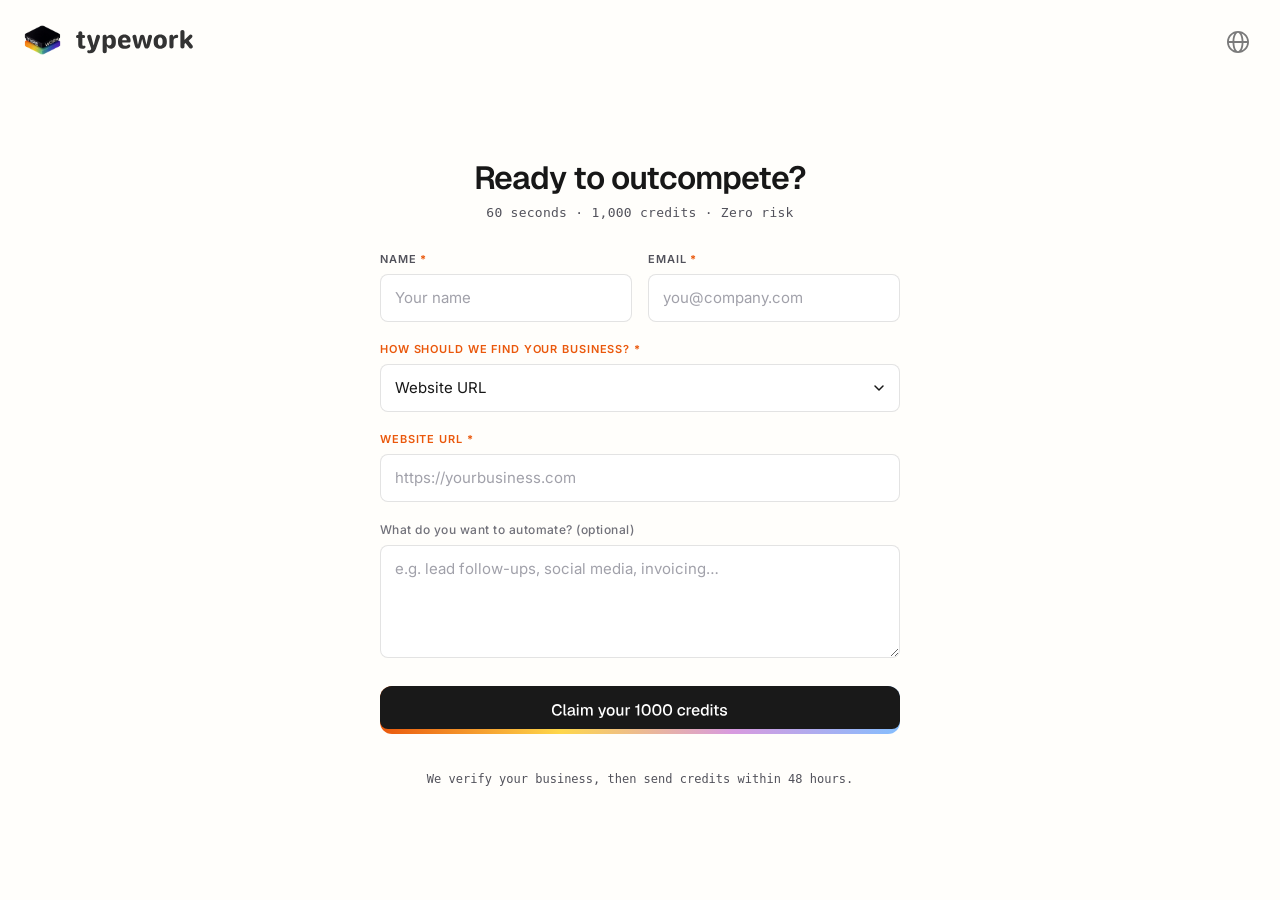
<file: early-access.html>
<!DOCTYPE html>
<html lang="en">
  <head>
    <meta charset="UTF-8" />
    <meta name="viewport" content="width=device-width, initial-scale=1.0" />
    <meta name="color-scheme" content="light" />
    <title>Claim your credits — typework</title>
    <link rel="preconnect" href="https://fonts.googleapis.com" />
    <link rel="preconnect" href="https://fonts.gstatic.com" crossorigin />
    <link
      href="https://fonts.googleapis.com/css2?family=Geist:wght@400;500;600;700&family=Inter:wght@400;500;600;700&display=swap"
      rel="stylesheet"
    />
    <link rel="stylesheet" href="./typework-tokens.css" />
    <link rel="stylesheet" href="./typework-early-access.css" />
  </head>
  <body class="tw-page tw-page--early-access">
    <div class="tw-ea">
      <header class="tw-ea__header">
        <a class="tw-ea__brand" href="./index.html">
          <img
            class="tw-ea__brand-mark"
            src="./Square%20Transparent%201.png"
            width="44"
            height="44"
            alt=""
          />
          <img
            class="tw-ea__brand-text"
            src="./typework字体.svg"
            alt="typework"
            width="107"
            height="22"
            decoding="async"
          />
        </a>
        <button
          type="button"
          class="tw-ea__lang"
          data-tw-ea-lang-toggle
          aria-label="Switch language"
        >
          <span class="tw-ea__lang-icon" aria-hidden="true"></span>
          <span class="tw-visually-hidden" data-tw-ea-lang-label>Switch language</span>
        </button>
      </header>
      <main class="tw-ea__main" id="main">
        <div class="tw-ea__panel">
          <h1 class="tw-ea__title" data-tw-ea-msg="heroTitle">Ready to outcompete?</h1>
          <p class="tw-ea__subtitle" data-tw-ea-msg="heroSubtitle">60 seconds · 1,000 credits · Zero risk</p>

          <div class="tw-ea__form-wrap" data-tw-ea-form-wrap>
            <form class="tw-ea__form" data-tw-ea-form action="#" method="post" novalidate>
              <div class="tw-ea__row">
                <div class="tw-ea__field">
                  <label class="tw-ea__label" for="tw-ea-name"
                    ><span data-tw-ea-msg="labelName">Name</span>
                    <span class="tw-ea__req" aria-hidden="true">*</span></label
                  >
                  <input
                    id="tw-ea-name"
                    class="tw-ea__input"
                    name="name"
                    type="text"
                    autocomplete="name"
                    placeholder="Your name"
                    required
                  />
                </div>
                <div class="tw-ea__field">
                  <label class="tw-ea__label" for="tw-ea-email"
                    ><span data-tw-ea-msg="labelEmail">Email</span>
                    <span class="tw-ea__req" aria-hidden="true">*</span></label
                  >
                  <input
                    id="tw-ea-email"
                    class="tw-ea__input"
                    name="email"
                    type="email"
                    autocomplete="email"
                    placeholder="you@company.com"
                    required
                  />
                </div>
              </div>

              <div class="tw-ea__field">
                <label class="tw-ea__label tw-ea__label--accent" for="tw-ea-source"
                  ><span data-tw-ea-msg="labelSource">How should we find your business?</span>
                  <span class="tw-ea__req" aria-hidden="true">*</span></label
                >
                <select id="tw-ea-source" class="tw-ea__select" name="source" required data-tw-ea-source>
                  <option value="website" data-tw-ea-opt="optWebsite">Website URL</option>
                  <option value="instagram" data-tw-ea-opt="optInstagram">Instagram profile</option>
                  <option value="linkedin" data-tw-ea-opt="optLinkedin">LinkedIn profile</option>
                  <option value="profile" data-tw-ea-opt="optProfile">Any business profile</option>
                </select>
              </div>

              <div class="tw-ea__field">
                <label class="tw-ea__label tw-ea__label--accent" for="tw-ea-url"
                  ><span data-tw-ea-url-label>Website URL</span>
                  <span class="tw-ea__req" aria-hidden="true">*</span></label
                >
                <input
                  id="tw-ea-url"
                  class="tw-ea__input"
                  name="url"
                  type="text"
                  inputmode="url"
                  autocomplete="url"
                  placeholder="https://yourbusiness.com"
                  required
                  data-tw-ea-url
                />
              </div>

              <div class="tw-ea__field">
                <label class="tw-ea__label tw-ea__label--optional" for="tw-ea-automate"
                  ><span data-tw-ea-msg="labelAutomate">What do you want to automate? (optional)</span></label
                >
                <textarea
                  id="tw-ea-automate"
                  class="tw-ea__textarea"
                  name="automate"
                  rows="4"
                  placeholder="e.g. lead follow-ups, social media, invoicing…"
                ></textarea>
              </div>

              <button
                class="tw-ea__submit"
                type="submit"
                data-tw-ea-submit
                aria-label="Claim your 1000 credits"
              >
                <img
                  class="tw-ea__submit-img"
                  src="./claim.svg"
                  alt=""
                  width="520"
                  height="48"
                  decoding="async"
                />
              </button>
              <p class="tw-ea__footer-note" data-tw-ea-msg="footerNote">
                We verify your business, then send credits within 48 hours.
              </p>
            </form>
          </div>

          <div class="tw-ea__success" data-tw-ea-success role="status" aria-live="polite">
            <h2 class="tw-ea__success-title" data-tw-ea-msg="successTitle">You’re on the list</h2>
            <p data-tw-ea-msg="successBody">Thanks — we’ll verify your business and email you within 48 hours.</p>
          </div>
        </div>
      </main>
    </div>
    <script src="./typework-early-access.js" defer></script>
  </body>
</html>
</file>
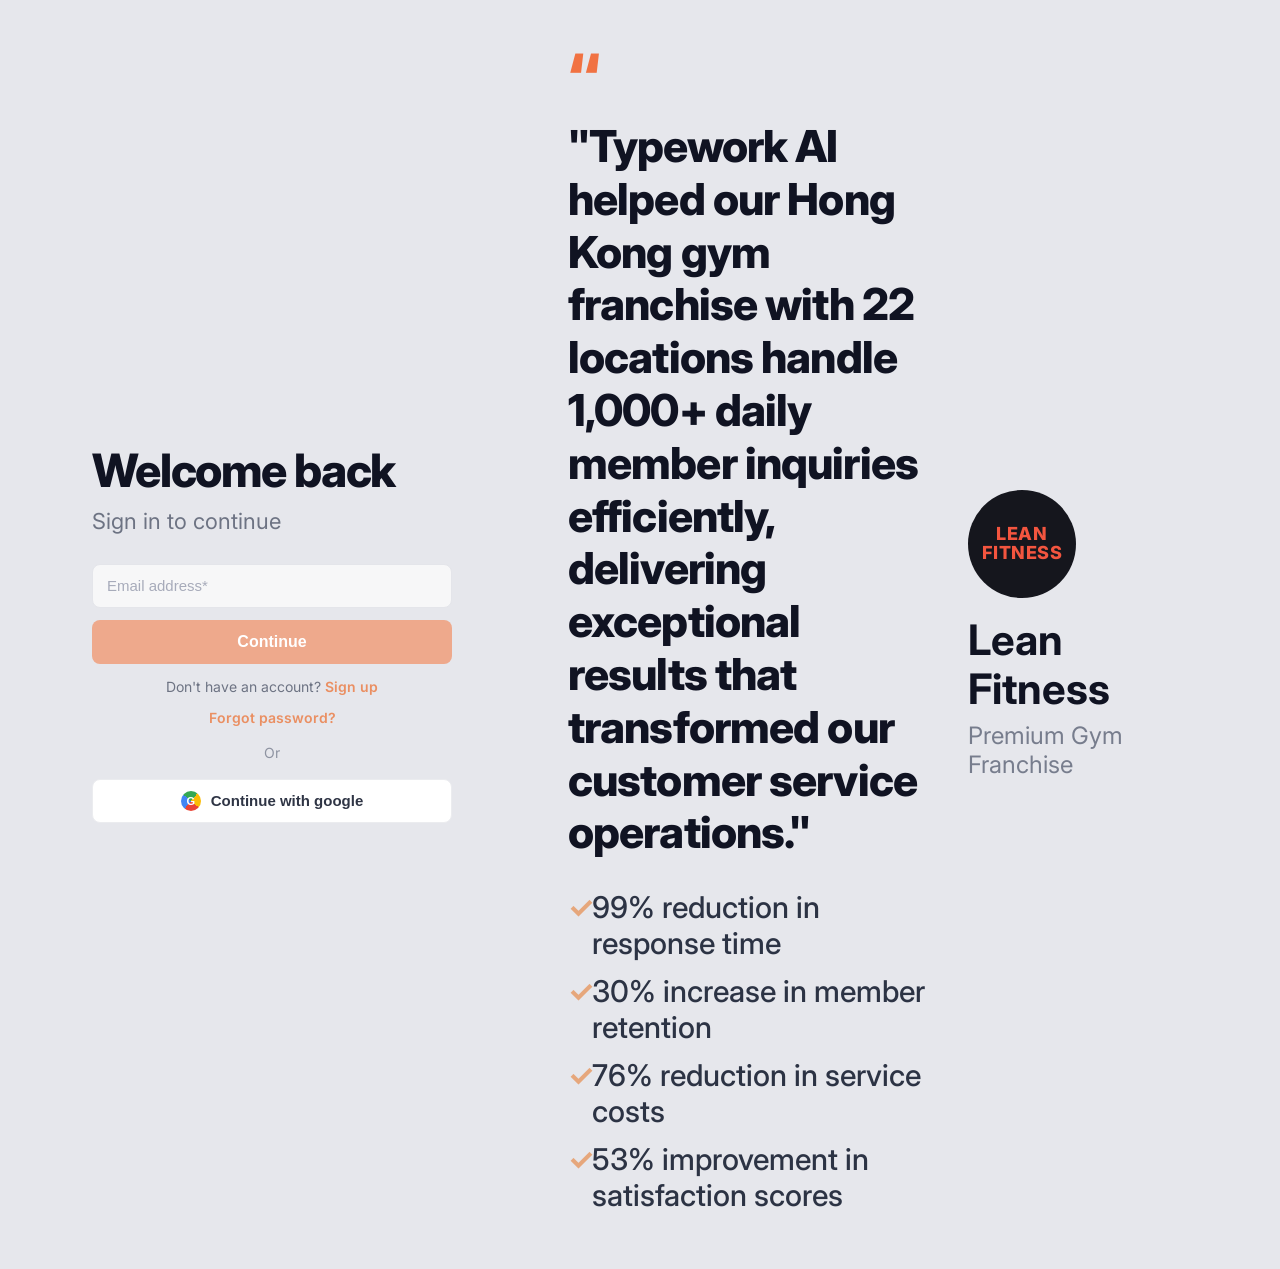
<file: login.html>
<!DOCTYPE html>
<html lang="en">
  <head>
    <meta charset="UTF-8" />
    <meta name="viewport" content="width=device-width, initial-scale=1.0" />
    <title>Typework - Login</title>
    <link rel="preconnect" href="https://fonts.googleapis.com" />
    <link rel="preconnect" href="https://fonts.gstatic.com" crossorigin />
    <link
      href="https://fonts.googleapis.com/css2?family=Inter:wght@400;500;600;700;800&display=swap"
      rel="stylesheet"
    />
    <link rel="stylesheet" href="./login.css" />
  </head>
  <body class="tw-login-page">
    <main class="tw-login">
      <section class="tw-login__left" aria-labelledby="tw-login-title">
        <div class="tw-login-card">
          <h1 id="tw-login-title" class="tw-login-card__title">Welcome back</h1>
          <p class="tw-login-card__subtitle">Sign in to continue</p>

          <form class="tw-login-form" action="#" method="post">
            <label class="tw-login-form__label" for="email">Email address*</label>
            <input
              id="email"
              class="tw-login-form__input"
              name="email"
              type="email"
              autocomplete="email"
              placeholder="Email address*"
              required
            />
            <button type="submit" class="tw-login-form__submit">Continue</button>
          </form>

          <p class="tw-login-card__meta">
            Don't have an account?
            <a href="#">Sign up</a>
          </p>
          <p class="tw-login-card__meta">
            <a href="#">Forgot password?</a>
          </p>

          <div class="tw-login-card__divider">
            <span>Or</span>
          </div>

          <button type="button" class="tw-login-google">
            <span class="tw-login-google__mark" aria-hidden="true">G</span>
            <span>Continue with google</span>
          </button>
        </div>
      </section>

      <section class="tw-login__right" aria-label="Client testimonial">
        <div class="tw-quote">
          <span class="tw-quote__mark">“</span>
          <p class="tw-quote__text">
            "Typework AI helped our Hong Kong gym franchise with 22 locations handle 1,000+ daily
            member inquiries efficiently, delivering exceptional results that transformed our customer
            service operations."
          </p>
          <ul class="tw-quote__stats">
            <li>99% reduction in response time</li>
            <li>30% increase in member retention</li>
            <li>76% reduction in service costs</li>
            <li>53% improvement in satisfaction scores</li>
          </ul>
        </div>

        <aside class="tw-brand-card" aria-label="Lean Fitness profile">
          <div class="tw-brand-card__logo" aria-hidden="true">LEAN<br />FITNESS</div>
          <h2 class="tw-brand-card__name">Lean Fitness</h2>
          <p class="tw-brand-card__desc">Premium Gym Franchise</p>
        </aside>
      </section>
    </main>
  </body>
</html>
</file>
<file: typework-tokens.css>
/* Design tokens — typework landing */
:root {
  --tw-font-display: "Geist", -apple-system, BlinkMacSystemFont, "Segoe UI", sans-serif;
  --tw-font-body: "Inter", -apple-system, BlinkMacSystemFont, "Segoe UI", sans-serif;
  --tw-fw-regular: 400;
  --tw-fw-medium: 500;
  --tw-fw-semibold: 600;
  --tw-fw-bold: 700;

  --tw-fs-display-xl: 72px;
  --tw-lh-display-xl: 72px;
  --tw-ls-display-xl: -1.6902px;
  --tw-fs-h1: 52.82px;
  --tw-lh-h1: 55.461px;
  --tw-ls-h1: -1.0564px;
  --tw-fs-h2: 44.4px;
  --tw-lh-h2: 52.8px;
  --tw-ls-h2: -1.44px;
  --tw-fs-eyebrow: 16px;
  --tw-lh-eyebrow: 33.826px;
  --tw-ls-eyebrow: -0.2416px;
  --tw-fs-body-l: 20px;
  --tw-lh-body-l: 28px;
  --tw-fs-body-m: 20px;
  --tw-lh-body-m: 23.864px;
  --tw-fs-nav: 18px;
  --tw-lh-nav: 20.8px;
  --tw-fs-btn-m: 15.846px;
  --tw-lh-btn-m: 23.769px;

  --tw-color-bg: #fffefb;
  --tw-color-surface: #ffffff;
  --tw-color-text: #171717;
  --tw-color-muted: #52525b;
  --tw-color-tertiary: #79716b;
  --tw-color-border: #e4e4e7;
  /* Feature canvas：白底弹窗/气泡统一弱灰描边（避免品类色边框抢眼） */
  --tw-feat-canvas-border: rgba(24, 24, 27, 0.09);
  --tw-color-inverse: #ffffff;
  --tw-color-brand-primary: #ea580c;
  --tw-color-brand-accent: #f25533;
  --tw-color-cta-bg: #191919;

  --tw-gradient-cta: linear-gradient(
    90deg,
    #ea580c 0%,
    #fed74b 34.6%,
    #d89adf 67.8%,
    #85befe 100%
  );

  --tw-radius-sm: 8px;
  --tw-radius-md: 12px;
  --tw-radius-lg: 16px;
  --tw-radius-pill: 999px;

  --tw-space-1: 4px;
  --tw-space-2: 8px;
  --tw-space-3: 12px;
  --tw-space-4: 16px;
  --tw-space-5: 20px;
  --tw-space-6: 24px;
  --tw-space-8: 32px;
  --tw-space-10: 40px;
  --tw-space-12: 48px;
  --tw-space-16: 64px;
  --tw-space-20: 80px;

  --tw-header-h: 72px;
  --tw-container: 1200px;
  --tw-ease-out: cubic-bezier(0.22, 1, 0.36, 1);
}

@media (prefers-reduced-motion: reduce) {
  :root {
    --tw-ease-out: linear;
  }
}
</file>
<file: typework-early-access.css>
/* Early access lead form — light (#FFFEFB) */
.tw-page--early-access *,
.tw-page--early-access *::before,
.tw-page--early-access *::after {
  box-sizing: border-box;
}

.tw-page--early-access {
  --tw-ea-bg: #fffefb;
  --tw-ea-surface: #ffffff;
  --tw-ea-border: rgba(24, 24, 27, 0.12);
  --tw-ea-text: #171717;
  --tw-ea-muted: #52525b;
  --tw-ea-accent: #ea580c;
  --tw-ea-label-optional: #71717a;

  margin: 0;
  min-height: 100vh;
  color: var(--tw-ea-text);
  background: var(--tw-ea-bg);
  font-family: var(--tw-font-body);
}

.tw-ea {
  display: flex;
  flex-direction: column;
  min-height: 100vh;
}

.tw-ea__header {
  display: flex;
  align-items: center;
  justify-content: space-between;
  gap: var(--tw-space-4);
  padding: var(--tw-space-5) var(--tw-space-5) 0;
}

.tw-ea__lang {
  flex-shrink: 0;
  min-width: 44px;
  min-height: 44px;
  padding: 0;
  display: inline-flex;
  align-items: center;
  justify-content: center;
  background: transparent;
  border: none;
  border-radius: var(--tw-radius-sm);
  cursor: pointer;
  color: inherit;
}

.tw-ea__lang:hover {
  opacity: 0.85;
}

.tw-ea__lang:focus-visible {
  outline: 2px solid var(--tw-ea-accent);
  outline-offset: 2px;
}

.tw-ea__lang-icon {
  width: 22px;
  height: 22px;
  display: block;
  background-color: #7a7a7a;
  -webkit-mask-image: url("./语言.svg");
  mask-image: url("./语言.svg");
  -webkit-mask-repeat: no-repeat;
  mask-repeat: no-repeat;
  -webkit-mask-position: center;
  mask-position: center;
  -webkit-mask-size: contain;
  mask-size: contain;
}

.tw-page--early-access .tw-visually-hidden {
  position: absolute;
  width: 1px;
  height: 1px;
  padding: 0;
  margin: -1px;
  overflow: hidden;
  clip: rect(0, 0, 0, 0);
  white-space: nowrap;
  border: 0;
}

.tw-ea__brand {
  display: inline-flex;
  align-items: center;
  gap: var(--tw-space-3);
  color: inherit;
  text-decoration: none;
}

.tw-ea__brand:hover {
  text-decoration: none;
  opacity: 0.92;
}

.tw-ea__brand-mark {
  width: 44px;
  height: auto;
  border-radius: var(--tw-radius-sm);
}

.tw-ea__brand-text {
  display: block;
  width: auto;
  height: 24px;
  object-fit: contain;
}

.tw-ea__main {
  flex: 1;
  display: flex;
  align-items: center;
  justify-content: center;
  padding: var(--tw-space-8) var(--tw-space-5) var(--tw-space-12);
}

.tw-ea__panel {
  width: 100%;
  max-width: 520px;
}

.tw-ea__title {
  margin: 0 0 var(--tw-space-2);
  font-family: var(--tw-font-display);
  font-weight: var(--tw-fw-semibold);
  font-size: 32px;
  line-height: 1.15;
  letter-spacing: -0.03em;
  text-align: center;
}

.tw-ea__subtitle {
  margin: 0 0 var(--tw-space-8);
  font-family: ui-monospace, "JetBrains Mono", "SFMono-Regular", Menlo, monospace;
  font-size: 0.8125rem;
  font-weight: 500;
  color: var(--tw-ea-muted);
  text-align: center;
  letter-spacing: 0.02em;
}

.tw-ea__form {
  display: flex;
  flex-direction: column;
  gap: var(--tw-space-5);
  width: 100%;
}

.tw-ea__row {
  display: grid;
  grid-template-columns: 1fr 1fr;
  gap: var(--tw-space-4);
  width: 100%;
  min-width: 0;
}

@media (max-width: 520px) {
  .tw-ea__row {
    grid-template-columns: 1fr;
  }
}

.tw-ea__field {
  display: flex;
  flex-direction: column;
  gap: var(--tw-space-2);
  width: 100%;
  min-width: 0;
}

.tw-ea__label {
  font-size: 0.6875rem;
  font-weight: var(--tw-fw-semibold);
  letter-spacing: 0.08em;
  text-transform: uppercase;
  color: var(--tw-ea-muted);
}

.tw-ea__label--accent {
  color: var(--tw-ea-accent);
}

.tw-ea__label--optional {
  color: var(--tw-ea-label-optional);
  text-transform: none;
  letter-spacing: 0.04em;
  font-size: 0.75rem;
  font-weight: var(--tw-fw-medium);
}

.tw-ea__req {
  color: var(--tw-ea-accent);
  font-weight: var(--tw-fw-bold);
}

.tw-ea__input,
.tw-ea__select,
.tw-ea__textarea {
  display: block;
  width: 100%;
  max-width: 100%;
  min-width: 0;
  margin: 0;
  padding: 0.75rem 0.875rem;
  font-family: var(--tw-font-body);
  font-size: 0.9375rem;
  line-height: 1.45;
  color: var(--tw-ea-text);
  background: var(--tw-ea-surface);
  border: 1px solid var(--tw-ea-border);
  border-radius: var(--tw-radius-sm);
  outline: none;
  transition: border-color 0.15s ease, box-shadow 0.15s ease;
}

.tw-ea__input::placeholder,
.tw-ea__textarea::placeholder {
  color: #a1a1aa;
}

.tw-ea__input:focus,
.tw-ea__select:focus,
.tw-ea__textarea:focus {
  border-color: rgba(234, 88, 12, 0.45);
  box-shadow: 0 0 0 3px rgba(234, 88, 12, 0.14);
}

.tw-ea__select {
  appearance: none;
  padding-right: 2.5rem;
  background-image: url("data:image/svg+xml,%3Csvg xmlns='http://www.w3.org/2000/svg' width='16' height='16' fill='none' viewBox='0 0 16 16'%3E%3Cpath stroke='%23171717' stroke-linecap='round' stroke-linejoin='round' stroke-width='1.5' d='m4 6 4 4 4-4'/%3E%3C/svg%3E");
  background-repeat: no-repeat;
  background-position: right 0.75rem center;
  cursor: pointer;
}

.tw-ea__textarea {
  min-height: 112px;
  resize: vertical;
}

.tw-ea__submit {
  display: block;
  width: 100%;
  max-width: 100%;
  margin-top: var(--tw-space-2);
  padding: 0;
  line-height: 0;
  border: none;
  background: transparent;
  border-radius: var(--tw-radius-md);
  cursor: pointer;
  transition: opacity 0.15s ease;
}

.tw-ea__submit:hover:not(:disabled) {
  opacity: 0.92;
}

.tw-ea__submit:active:not(:disabled) {
  opacity: 0.88;
}

.tw-ea__submit:focus-visible {
  outline: 2px solid #ea580c;
  outline-offset: 3px;
}

.tw-ea__submit:disabled {
  opacity: 0.55;
  cursor: not-allowed;
}

.tw-ea__submit-img {
  display: block;
  width: 100%;
  height: auto;
  vertical-align: top;
  border-radius: var(--tw-radius-md);
}

.tw-ea__footer-note {
  margin: var(--tw-space-4) 0 0;
  font-family: ui-monospace, "JetBrains Mono", "SFMono-Regular", Menlo, monospace;
  font-size: 0.75rem;
  line-height: 1.5;
  color: var(--tw-ea-muted);
  text-align: center;
}

.tw-ea__success {
  display: none;
  padding: var(--tw-space-6);
  text-align: center;
  border: 1px solid var(--tw-ea-border);
  border-radius: var(--tw-radius-md);
  background: var(--tw-ea-surface);
}

.tw-ea__success.is-visible {
  display: block;
}

.tw-ea__success-title {
  margin: 0 0 var(--tw-space-2);
  font-family: var(--tw-font-display);
  font-size: 1.25rem;
  font-weight: var(--tw-fw-bold);
  color: var(--tw-ea-text);
}

.tw-ea__success p {
  margin: 0;
  color: var(--tw-ea-muted);
  font-size: 0.9375rem;
  line-height: 1.5;
}

.tw-ea__form-wrap.is-hidden {
  display: none;
}
</file>
<file: login.css>
:root {
  color-scheme: light;
}

*,
*::before,
*::after {
  box-sizing: border-box;
}

body.tw-login-page {
  margin: 0;
  min-height: 100vh;
  font-family: "Inter", sans-serif;
  background: #e6e7ec;
  color: #101322;
}

.tw-login {
  min-height: 100vh;
  width: min(1180px, 100%);
  margin: 0 auto;
  padding: 44px 42px;
  display: grid;
  grid-template-columns: minmax(300px, 420px) minmax(440px, 1fr);
  gap: 56px;
  align-items: center;
}

.tw-login__left {
  display: flex;
  justify-content: flex-start;
}

.tw-login-card {
  width: min(100%, 360px);
}

.tw-login-card__title {
  margin: 0;
  font-size: 46px;
  line-height: 1.08;
  font-weight: 800;
  letter-spacing: -0.025em;
}

.tw-login-card__subtitle {
  margin: 12px 0 30px;
  font-size: 22px;
  color: #6d7383;
}

.tw-login-form__label {
  position: absolute;
  width: 1px;
  height: 1px;
  margin: -1px;
  border: 0;
  padding: 0;
  clip-path: inset(50%);
  overflow: hidden;
}

.tw-login-form__input {
  width: 100%;
  height: 44px;
  border: 1px solid #e4e5ea;
  border-radius: 8px;
  background: #f7f7f8;
  padding: 0 14px;
  font-size: 15px;
  color: #2f3545;
  outline: none;
}

.tw-login-form__input::placeholder {
  color: #a7abba;
}

.tw-login-form__input:focus {
  border-color: #f0a788;
  box-shadow: 0 0 0 3px rgba(240, 167, 136, 0.25);
}

.tw-login-form__submit {
  margin-top: 12px;
  width: 100%;
  height: 44px;
  border: 0;
  border-radius: 8px;
  background: #eea98c;
  color: #fff;
  font-size: 16px;
  font-weight: 700;
  cursor: pointer;
}

.tw-login-form__submit:hover {
  background: #e99775;
}

.tw-login-card__meta {
  margin: 14px 0 0;
  text-align: center;
  font-size: 14px;
  color: #6d7383;
}

.tw-login-card__meta a {
  color: #ea8f62;
  text-decoration: none;
  font-weight: 600;
}

.tw-login-card__meta a:hover {
  text-decoration: underline;
}

.tw-login-card__divider {
  margin: 18px 0;
  text-align: center;
  font-size: 14px;
  color: #8e93a1;
}

.tw-login-google {
  width: 100%;
  height: 44px;
  border: 1px solid #ebecef;
  border-radius: 8px;
  background: #fff;
  display: inline-flex;
  align-items: center;
  justify-content: center;
  gap: 10px;
  font-size: 15px;
  color: #2f3545;
  cursor: pointer;
  font-weight: 600;
}

.tw-login-google:hover {
  border-color: #dadce4;
  background: #fcfcfd;
}

.tw-login-google__mark {
  width: 20px;
  height: 20px;
  border-radius: 999px;
  display: inline-flex;
  align-items: center;
  justify-content: center;
  font-weight: 700;
  color: #fff;
  background: conic-gradient(
    from 220deg,
    #4285f4 0 25%,
    #34a853 25% 50%,
    #fbbc05 50% 75%,
    #ea4335 75% 100%
  );
  font-size: 11px;
}

.tw-login__right {
  display: grid;
  grid-template-columns: minmax(340px, 1fr) 220px;
  align-items: center;
  column-gap: 34px;
}

.tw-quote__mark {
  display: block;
  margin-bottom: 8px;
  color: #f17242;
  font-size: 68px;
  line-height: 1;
  font-weight: 800;
}

.tw-quote__text {
  margin: 0;
  font-size: 44px;
  line-height: 1.2;
  font-weight: 800;
  letter-spacing: -0.02em;
}

.tw-quote__stats {
  margin: 30px 0 0;
  padding: 0;
  list-style: none;
}

.tw-quote__stats li {
  position: relative;
  margin: 12px 0;
  padding-left: 24px;
  font-size: 30px;
  color: #2c3344;
  font-weight: 500;
}

.tw-quote__stats li::before {
  content: "✓";
  position: absolute;
  left: 0;
  top: 0;
  color: #e6a77c;
  font-weight: 700;
}

.tw-brand-card {
  text-align: left;
}

.tw-brand-card__logo {
  width: 108px;
  height: 108px;
  border-radius: 999px;
  background: #15161d;
  color: #f3553f;
  font-size: 18px;
  line-height: 1.05;
  font-weight: 800;
  display: flex;
  align-items: center;
  justify-content: center;
  text-align: center;
  letter-spacing: 0.03em;
  margin-bottom: 18px;
}

.tw-brand-card__name {
  margin: 0;
  font-size: 42px;
  line-height: 1.15;
  font-weight: 700;
}

.tw-brand-card__desc {
  margin: 8px 0 0;
  font-size: 24px;
  color: #777d8d;
}

@media (max-width: 1200px) {
  .tw-login {
    width: 100%;
    grid-template-columns: 1fr;
    gap: 36px;
    padding: 32px 24px 42px;
  }

  .tw-login-card {
    width: 100%;
    max-width: 520px;
  }

  .tw-login__right {
    grid-template-columns: 1fr;
    gap: 28px;
  }

  .tw-brand-card {
    display: grid;
    grid-template-columns: 108px 1fr;
    gap: 16px;
    align-items: center;
  }

  .tw-brand-card__name {
    font-size: 30px;
  }

  .tw-brand-card__desc {
    margin-top: 4px;
    font-size: 18px;
  }
}

@media (max-width: 768px) {
  .tw-login-card__title {
    font-size: 34px;
  }

  .tw-login-card__subtitle {
    font-size: 18px;
  }

  .tw-quote__text {
    font-size: 30px;
  }

  .tw-quote__stats li {
    font-size: 20px;
    margin: 10px 0;
  }

  .tw-brand-card {
    grid-template-columns: 1fr;
    text-align: left;
  }
}
</file>
